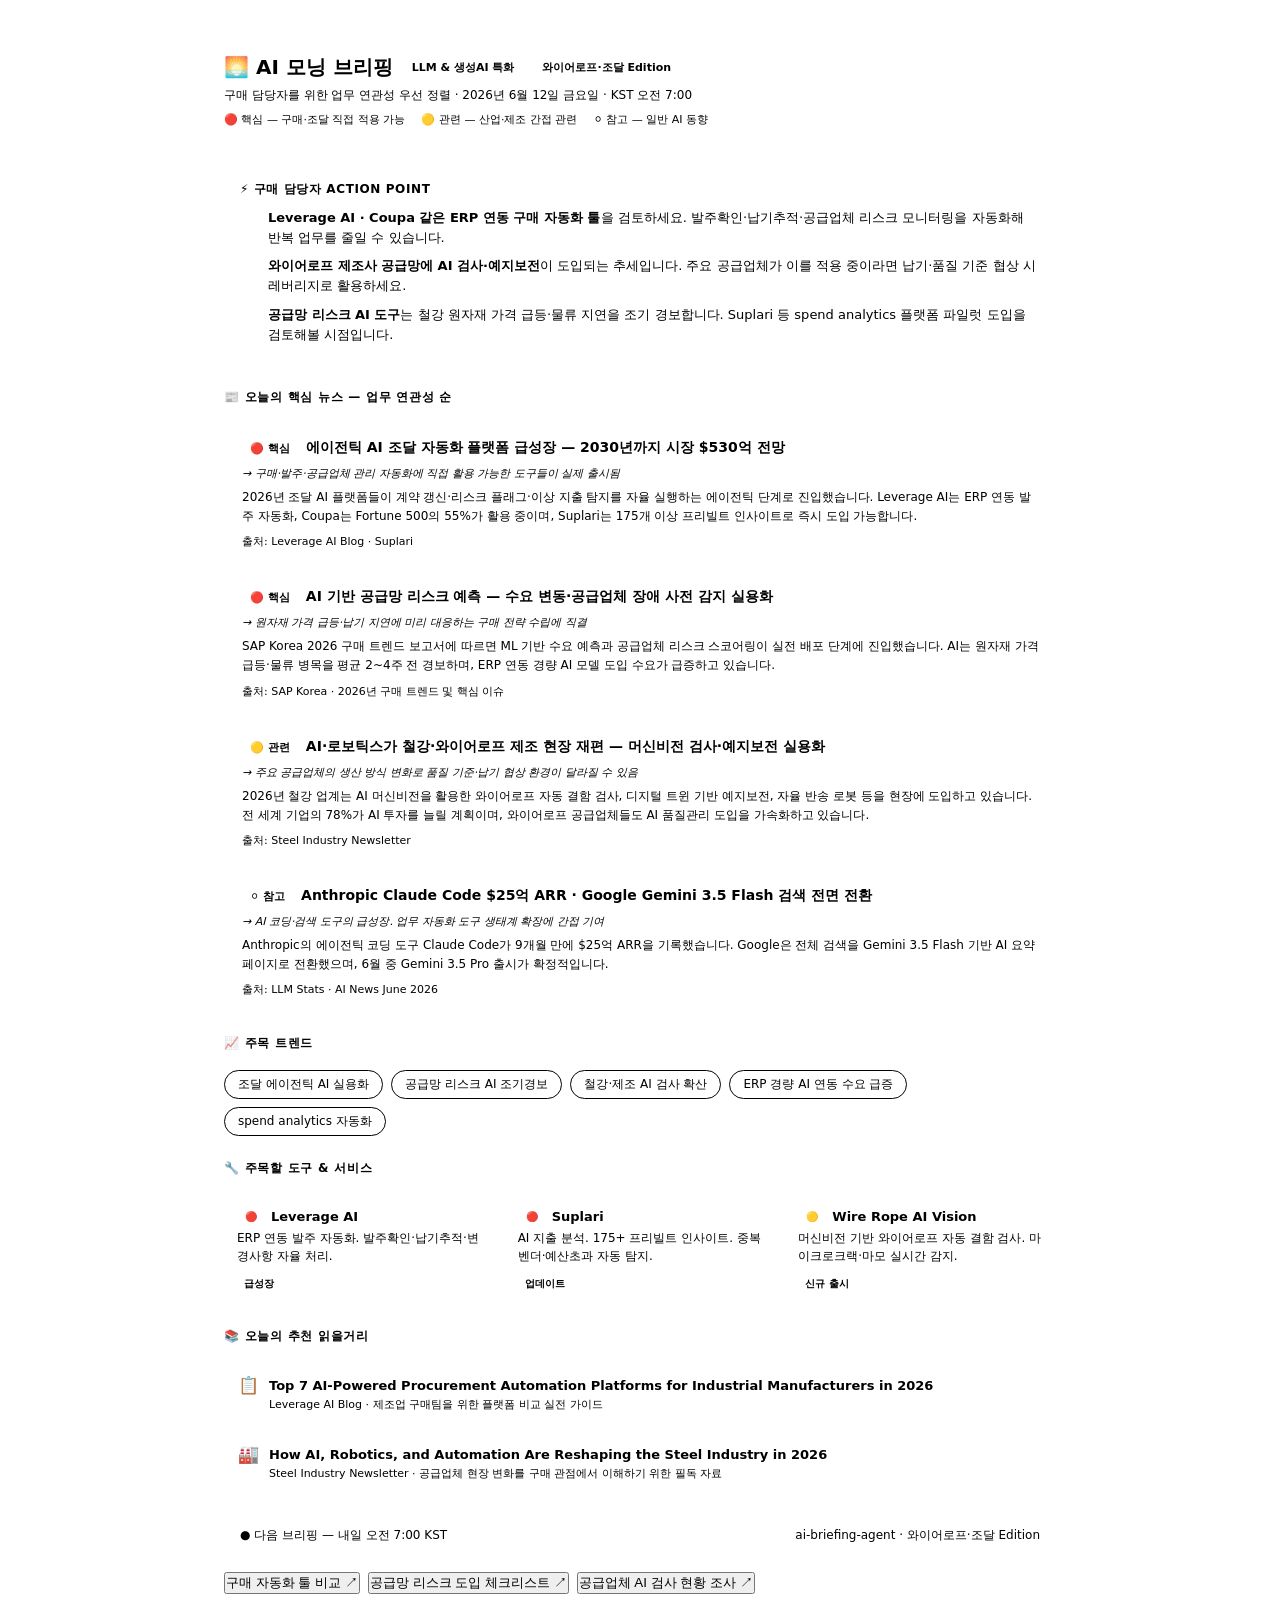
<file: briefings/2026-06-12.html>
<!DOCTYPE html>
<html lang="ko">
<head>
<meta charset="UTF-8">
<meta name="viewport" content="width=device-width, initial-scale=1.0">
<title>AI 모닝 브리핑 — 와이어로프·조달 Edition — 2026-06-12</title>
<style>
  *{box-sizing:border-box;margin:0;padding:0;}
  body{background:var(--color-background-tertiary);color:var(--color-text-primary);font-family:'Segoe UI',system-ui,sans-serif;padding:32px 24px;max-width:880px;margin:0 auto;}
  .header{padding:22px 0 18px;border-bottom:1px solid var(--color-border-tertiary);margin-bottom:22px;}
  .header-row1{display:flex;align-items:center;gap:10px;margin-bottom:6px;flex-wrap:wrap;}
  .title{font-size:20px;font-weight:700;}
  .subtitle{font-size:12px;color:var(--color-text-tertiary);margin-bottom:8px;}
  .tag{font-size:11px;font-weight:600;padding:3px 9px;border-radius:20px;}
  .tag-blue{background:var(--color-background-info);color:var(--color-text-info);border:1px solid var(--color-border-info);}
  .tag-orange{background:var(--color-background-warning);color:var(--color-text-warning);border:1px solid var(--color-border-warning);}
  .legend{display:flex;gap:16px;font-size:11px;color:var(--color-text-tertiary);}
  .action-box{background:var(--color-background-info);border:0.5px solid var(--color-border-info);border-left:3px solid var(--color-border-info);border-radius:8px;padding:14px 16px;margin-bottom:22px;}
  .action-title{font-size:12px;font-weight:700;color:var(--color-text-info);text-transform:uppercase;letter-spacing:.05em;margin-bottom:10px;}
  .action-item{display:flex;gap:10px;margin-bottom:8px;align-items:flex-start;}
  .action-num{background:var(--color-text-info);color:#fff;font-size:10px;font-weight:700;width:18px;height:18px;border-radius:4px;display:flex;align-items:center;justify-content:center;flex-shrink:0;margin-top:1px;}
  .action-text{font-size:13px;color:var(--color-text-secondary);line-height:1.55;}
  .action-text strong{color:var(--color-text-primary);}
  .sec-title{font-size:12px;font-weight:600;color:var(--color-text-tertiary);text-transform:uppercase;letter-spacing:.06em;margin-bottom:12px;padding-bottom:6px;border-bottom:1px solid var(--color-border-tertiary);}
  .news-list{display:flex;flex-direction:column;gap:10px;margin-bottom:24px;}
  .news-card{background:var(--color-background-secondary);border:1px solid var(--color-border-tertiary);border-radius:8px;padding:14px 14px 14px 18px;position:relative;overflow:hidden;}
  .news-card::before{content:'';position:absolute;left:0;top:0;bottom:0;width:3px;}
  .nc-red::before{background:var(--color-border-danger);}
  .nc-yellow::before{background:var(--color-border-warning);}
  .nc-gray::before{background:var(--color-border-tertiary);}
  .news-header{display:flex;align-items:flex-start;gap:8px;margin-bottom:8px;}
  .rel-badge{font-size:11px;padding:2px 8px;border-radius:12px;white-space:nowrap;flex-shrink:0;margin-top:1px;font-weight:600;}
  .rb-red{background:var(--color-background-danger);color:var(--color-text-danger);border:0.5px solid var(--color-border-danger);}
  .rb-yellow{background:var(--color-background-warning);color:var(--color-text-warning);border:0.5px solid var(--color-border-warning);}
  .rb-gray{background:var(--color-background-secondary);color:var(--color-text-secondary);border:0.5px solid var(--color-border-tertiary);}
  .news-title{font-size:14px;font-weight:600;color:var(--color-text-primary);line-height:1.4;}
  .news-reason{font-size:11px;color:var(--color-text-tertiary);margin-bottom:7px;font-style:italic;}
  .news-summary{font-size:12px;color:var(--color-text-secondary);line-height:1.6;margin-bottom:8px;}
  .news-src{font-size:11px;color:var(--color-text-tertiary);}
  .news-src a{color:var(--color-text-info);text-decoration:none;}
  .chip-list{display:flex;flex-wrap:wrap;gap:8px;margin-bottom:24px;}
  .chip{padding:5px 13px;border-radius:20px;font-size:12px;font-weight:500;border:1px solid;}
  .c-red{background:var(--color-background-danger);color:var(--color-text-danger);border-color:var(--color-border-danger);}
  .c-yellow{background:var(--color-background-warning);color:var(--color-text-warning);border-color:var(--color-border-warning);}
  .c-blue{background:var(--color-background-info);color:var(--color-text-info);border-color:var(--color-border-info);}
  .tools-grid{display:grid;grid-template-columns:repeat(3,1fr);gap:10px;margin-bottom:24px;}
  .tool-card{background:var(--color-background-secondary);border:1px solid var(--color-border-tertiary);border-radius:8px;padding:13px;}
  .tool-row{display:flex;align-items:center;gap:6px;margin-bottom:5px;}
  .tool-name{font-size:13px;font-weight:600;color:var(--color-text-primary);}
  .tool-desc{font-size:12px;color:var(--color-text-secondary);line-height:1.5;margin-bottom:7px;}
  .status{font-size:10px;font-weight:600;padding:2px 7px;border-radius:10px;}
  .s-new{background:var(--color-background-success);color:var(--color-text-success);}
  .s-update{background:var(--color-background-info);color:var(--color-text-info);}
  .s-hot{background:var(--color-background-warning);color:var(--color-text-warning);}
  .reads{margin-bottom:22px;}
  .read-item{background:var(--color-background-secondary);border:1px solid var(--color-border-tertiary);border-radius:8px;padding:12px 14px;margin-bottom:8px;display:flex;gap:10px;}
  .read-icon{font-size:17px;flex-shrink:0;}
  .read-title a{font-size:13px;font-weight:600;color:var(--color-text-primary);text-decoration:none;}
  .read-src{font-size:11px;color:var(--color-text-tertiary);margin-top:3px;}
  .footer{background:var(--color-background-secondary);border:1px solid var(--color-border-tertiary);border-radius:8px;padding:12px 16px;display:flex;justify-content:space-between;}
  .footer-l,.footer-r{font-size:12px;color:var(--color-text-tertiary);}
  .dot{color:var(--color-text-success);margin-right:4px;}
</style>
</head>
<body>
<div class="header">
  <div class="header-row1">
    <span class="title">🌅 AI 모닝 브리핑</span>
    <span class="tag tag-blue">LLM & 생성AI 특화</span>
    <span class="tag tag-orange">와이어로프·조달 Edition</span>
  </div>
  <div class="subtitle">구매 담당자를 위한 업무 연관성 우선 정렬 · 2026년 6월 12일 금요일 · KST 오전 7:00</div>
  <div class="legend">
    <span>🔴 핵심 — 구매·조달 직접 적용 가능</span>
    <span>🟡 관련 — 산업·제조 간접 관련</span>
    <span>⚪ 참고 — 일반 AI 동향</span>
  </div>
</div>

<div class="action-box">
  <div class="action-title">⚡ 구매 담당자 Action Point</div>
  <div class="action-item"><div class="action-num">1</div><div class="action-text"><strong>Leverage AI · Coupa 같은 ERP 연동 구매 자동화 툴</strong>을 검토하세요. 발주확인·납기추적·공급업체 리스크 모니터링을 자동화해 반복 업무를 줄일 수 있습니다.</div></div>
  <div class="action-item"><div class="action-num">2</div><div class="action-text"><strong>와이어로프 제조사 공급망에 AI 검사·예지보전</strong>이 도입되는 추세입니다. 주요 공급업체가 이를 적용 중이라면 납기·품질 기준 협상 시 레버리지로 활용하세요.</div></div>
  <div class="action-item"><div class="action-num">3</div><div class="action-text"><strong>공급망 리스크 AI 도구</strong>는 철강 원자재 가격 급등·물류 지연을 조기 경보합니다. Suplari 등 spend analytics 플랫폼 파일럿 도입을 검토해볼 시점입니다.</div></div>
</div>

<div class="sec-title">📰 오늘의 핵심 뉴스 — 업무 연관성 순</div>
<div class="news-list">
  <div class="news-card nc-red">
    <div class="news-header"><span class="rel-badge rb-red">🔴 핵심</span><div class="news-title">에이전틱 AI 조달 자동화 플랫폼 급성장 — 2030년까지 시장 $530억 전망</div></div>
    <div class="news-reason">→ 구매·발주·공급업체 관리 자동화에 직접 활용 가능한 도구들이 실제 출시됨</div>
    <div class="news-summary">2026년 조달 AI 플랫폼들이 계약 갱신·리스크 플래그·이상 지출 탐지를 자율 실행하는 에이전틱 단계로 진입했습니다. Leverage AI는 ERP 연동 발주 자동화, Coupa는 Fortune 500의 55%가 활용 중이며, Suplari는 175개 이상 프리빌트 인사이트로 즉시 도입 가능합니다.</div>
    <div class="news-src">출처: <a href="https://blog.tryleverage.ai/blog/pf/ai-procurement-automation-platforms-manufacturers" target="_blank">Leverage AI Blog</a> · <a href="https://suplari.com/blog/top-10-ai-procurement-tools" target="_blank">Suplari</a></div>
  </div>
  <div class="news-card nc-red">
    <div class="news-header"><span class="rel-badge rb-red">🔴 핵심</span><div class="news-title">AI 기반 공급망 리스크 예측 — 수요 변동·공급업체 장애 사전 감지 실용화</div></div>
    <div class="news-reason">→ 원자재 가격 급등·납기 지연에 미리 대응하는 구매 전략 수립에 직결</div>
    <div class="news-summary">SAP Korea 2026 구매 트렌드 보고서에 따르면 ML 기반 수요 예측과 공급업체 리스크 스코어링이 실전 배포 단계에 진입했습니다. AI는 원자재 가격 급등·물류 병목을 평균 2~4주 전 경보하며, ERP 연동 경량 AI 모델 도입 수요가 급증하고 있습니다.</div>
    <div class="news-src">출처: <a href="https://www.sap.com/korea/documents/2026/04/b80fefe0-4c7f-0010-bca6-c68f7e60039b.html" target="_blank">SAP Korea · 2026년 구매 트렌드 및 핵심 이슈</a></div>
  </div>
  <div class="news-card nc-yellow">
    <div class="news-header"><span class="rel-badge rb-yellow">🟡 관련</span><div class="news-title">AI·로보틱스가 철강·와이어로프 제조 현장 재편 — 머신비전 검사·예지보전 실용화</div></div>
    <div class="news-reason">→ 주요 공급업체의 생산 방식 변화로 품질 기준·납기 협상 환경이 달라질 수 있음</div>
    <div class="news-summary">2026년 철강 업계는 AI 머신비전을 활용한 와이어로프 자동 결함 검사, 디지털 트윈 기반 예지보전, 자율 반송 로봇 등을 현장에 도입하고 있습니다. 전 세계 기업의 78%가 AI 투자를 늘릴 계획이며, 와이어로프 공급업체들도 AI 품질관리 도입을 가속화하고 있습니다.</div>
    <div class="news-src">출처: <a href="https://newsletter.steelindustry.news/p/how-ai-robotics-and-automation-are-reshaping-the-steel-industry-in-2026-ce5f" target="_blank">Steel Industry Newsletter</a></div>
  </div>
  <div class="news-card nc-gray">
    <div class="news-header"><span class="rel-badge rb-gray">⚪ 참고</span><div class="news-title">Anthropic Claude Code $25억 ARR · Google Gemini 3.5 Flash 검색 전면 전환</div></div>
    <div class="news-reason">→ AI 코딩·검색 도구의 급성장. 업무 자동화 도구 생태계 확장에 간접 기여</div>
    <div class="news-summary">Anthropic의 에이전틱 코딩 도구 Claude Code가 9개월 만에 $25억 ARR을 기록했습니다. Google은 전체 검색을 Gemini 3.5 Flash 기반 AI 요약 페이지로 전환했으며, 6월 중 Gemini 3.5 Pro 출시가 확정적입니다.</div>
    <div class="news-src">출처: <a href="https://llm-stats.com/ai-news" target="_blank">LLM Stats · AI News June 2026</a></div>
  </div>
</div>

<div class="sec-title">📈 주목 트렌드</div>
<div class="chip-list">
  <span class="chip c-red">조달 에이전틱 AI 실용화</span>
  <span class="chip c-red">공급망 리스크 AI 조기경보</span>
  <span class="chip c-yellow">철강·제조 AI 검사 확산</span>
  <span class="chip c-yellow">ERP 경량 AI 연동 수요 급증</span>
  <span class="chip c-blue">spend analytics 자동화</span>
</div>

<div class="sec-title">🔧 주목할 도구 & 서비스</div>
<div class="tools-grid">
  <div class="tool-card">
    <div class="tool-row"><span class="rel-badge rb-red" style="font-size:10px">🔴</span><div class="tool-name">Leverage AI</div></div>
    <div class="tool-desc">ERP 연동 발주 자동화. 발주확인·납기추적·변경사항 자율 처리.</div>
    <span class="status s-hot">급성장</span>
  </div>
  <div class="tool-card">
    <div class="tool-row"><span class="rel-badge rb-red" style="font-size:10px">🔴</span><div class="tool-name">Suplari</div></div>
    <div class="tool-desc">AI 지출 분석. 175+ 프리빌트 인사이트. 중복벤더·예산초과 자동 탐지.</div>
    <span class="status s-update">업데이트</span>
  </div>
  <div class="tool-card">
    <div class="tool-row"><span class="rel-badge rb-yellow" style="font-size:10px">🟡</span><div class="tool-name">Wire Rope AI Vision</div></div>
    <div class="tool-desc">머신비전 기반 와이어로프 자동 결함 검사. 마이크로크랙·마모 실시간 감지.</div>
    <span class="status s-new">신규 출시</span>
  </div>
</div>

<div class="reads">
  <div class="sec-title">📚 오늘의 추천 읽을거리</div>
  <div class="read-item">
    <div class="read-icon">📋</div>
    <div>
      <div class="read-title"><a href="https://blog.tryleverage.ai/blog/pf/ai-procurement-automation-platforms-manufacturers" target="_blank">Top 7 AI-Powered Procurement Automation Platforms for Industrial Manufacturers in 2026</a></div>
      <div class="read-src">Leverage AI Blog · 제조업 구매팀을 위한 플랫폼 비교 실전 가이드</div>
    </div>
  </div>
  <div class="read-item">
    <div class="read-icon">🏭</div>
    <div>
      <div class="read-title"><a href="https://newsletter.steelindustry.news/p/how-ai-robotics-and-automation-are-reshaping-the-steel-industry-in-2026-ce5f" target="_blank">How AI, Robotics, and Automation Are Reshaping the Steel Industry in 2026</a></div>
      <div class="read-src">Steel Industry Newsletter · 공급업체 현장 변화를 구매 관점에서 이해하기 위한 필독 자료</div>
    </div>
  </div>
</div>

<div class="footer">
  <div class="footer-l"><span class="dot">●</span>다음 브리핑 — 내일 오전 7:00 KST</div>
  <div class="footer-r">ai-briefing-agent · 와이어로프·조달 Edition</div>
</div>
<div style="display:flex;gap:8px;flex-wrap:wrap;margin:16px 0;">
  <button onclick="sendPrompt('Leverage AI와 Coupa 중 우리 회사 ERP 환경에 맞는 구매 자동화 툴을 비교해줘')">구매 자동화 툴 비교 ↗</button>
  <button onclick="sendPrompt('공급망 AI 리스크 경보 시스템 도입 시 체크리스트를 만들어줘')">공급망 리스크 도입 체크리스트 ↗</button>
  <button onclick="sendPrompt('와이어로프 공급업체 AI 품질검사 도입 현황을 조사해줘')">공급업체 AI 검사 현황 조사 ↗</button>
</div>
</body>
</html>
</file>
